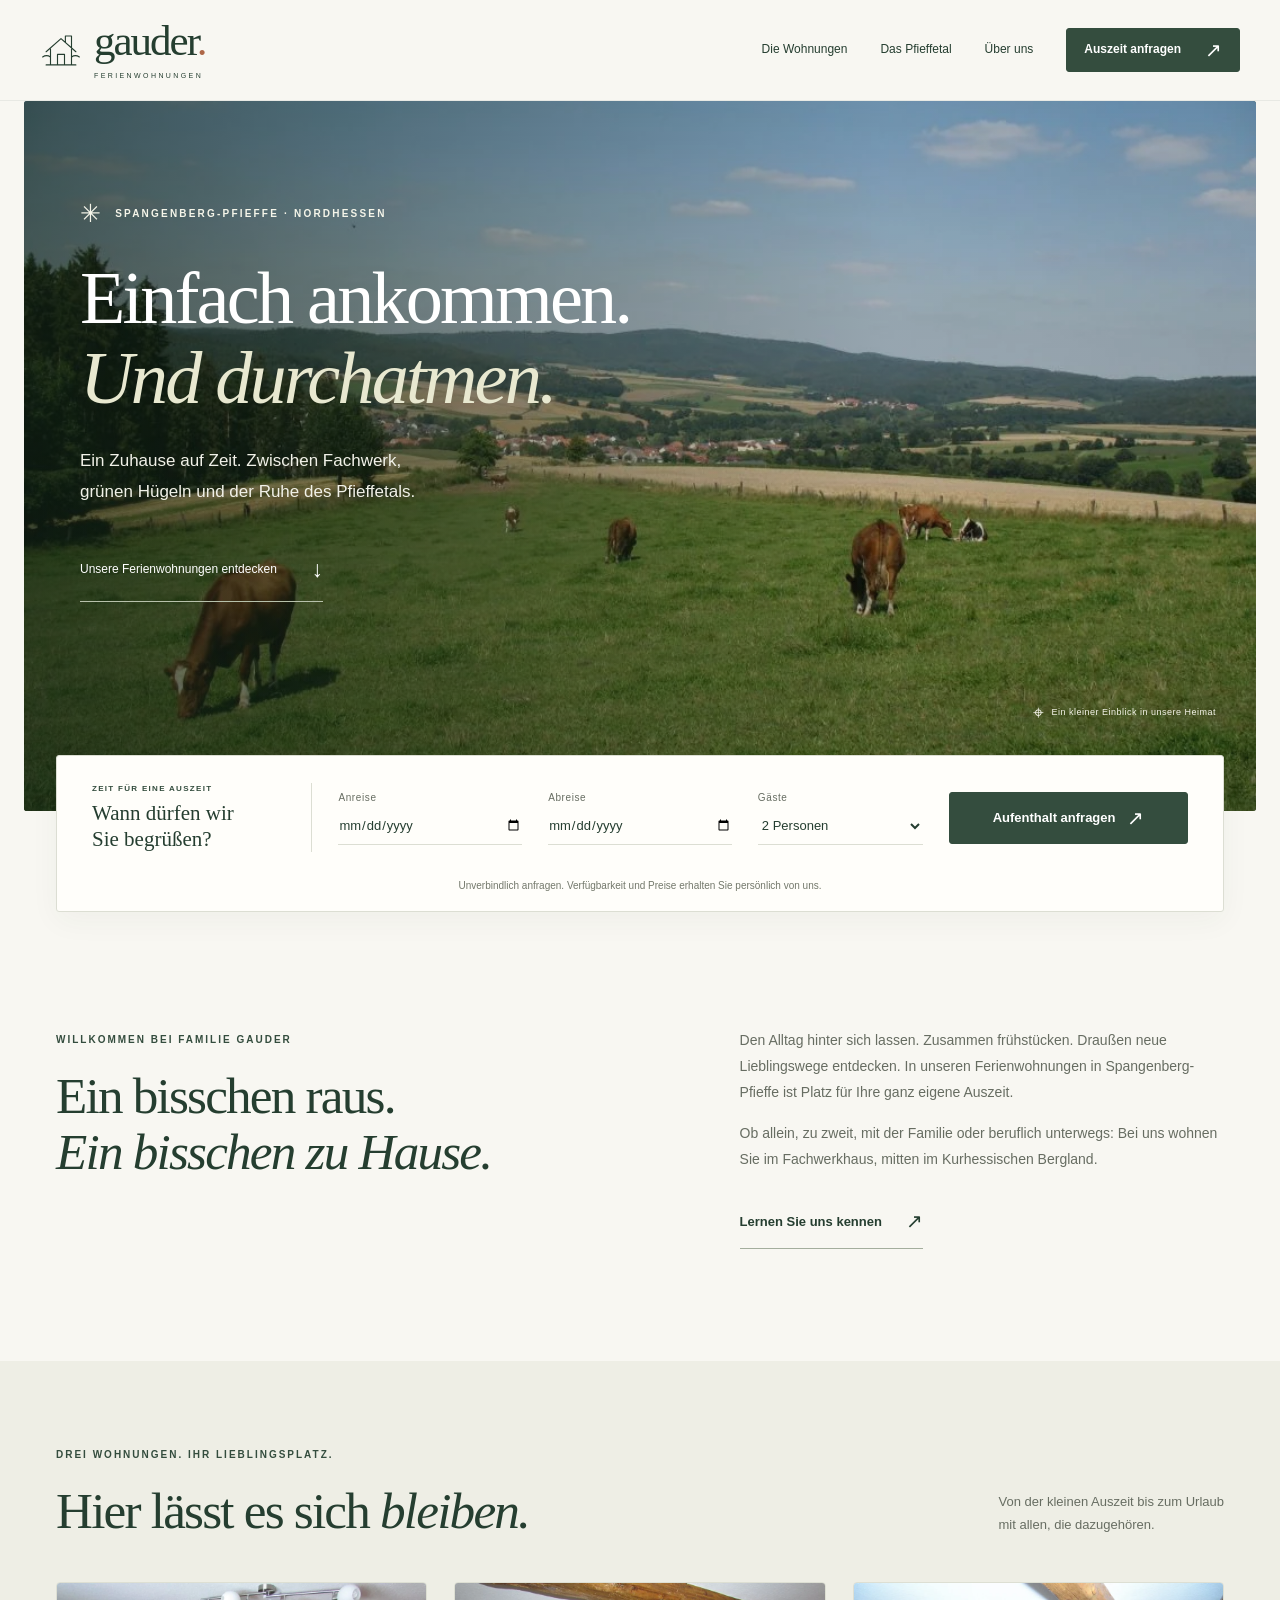
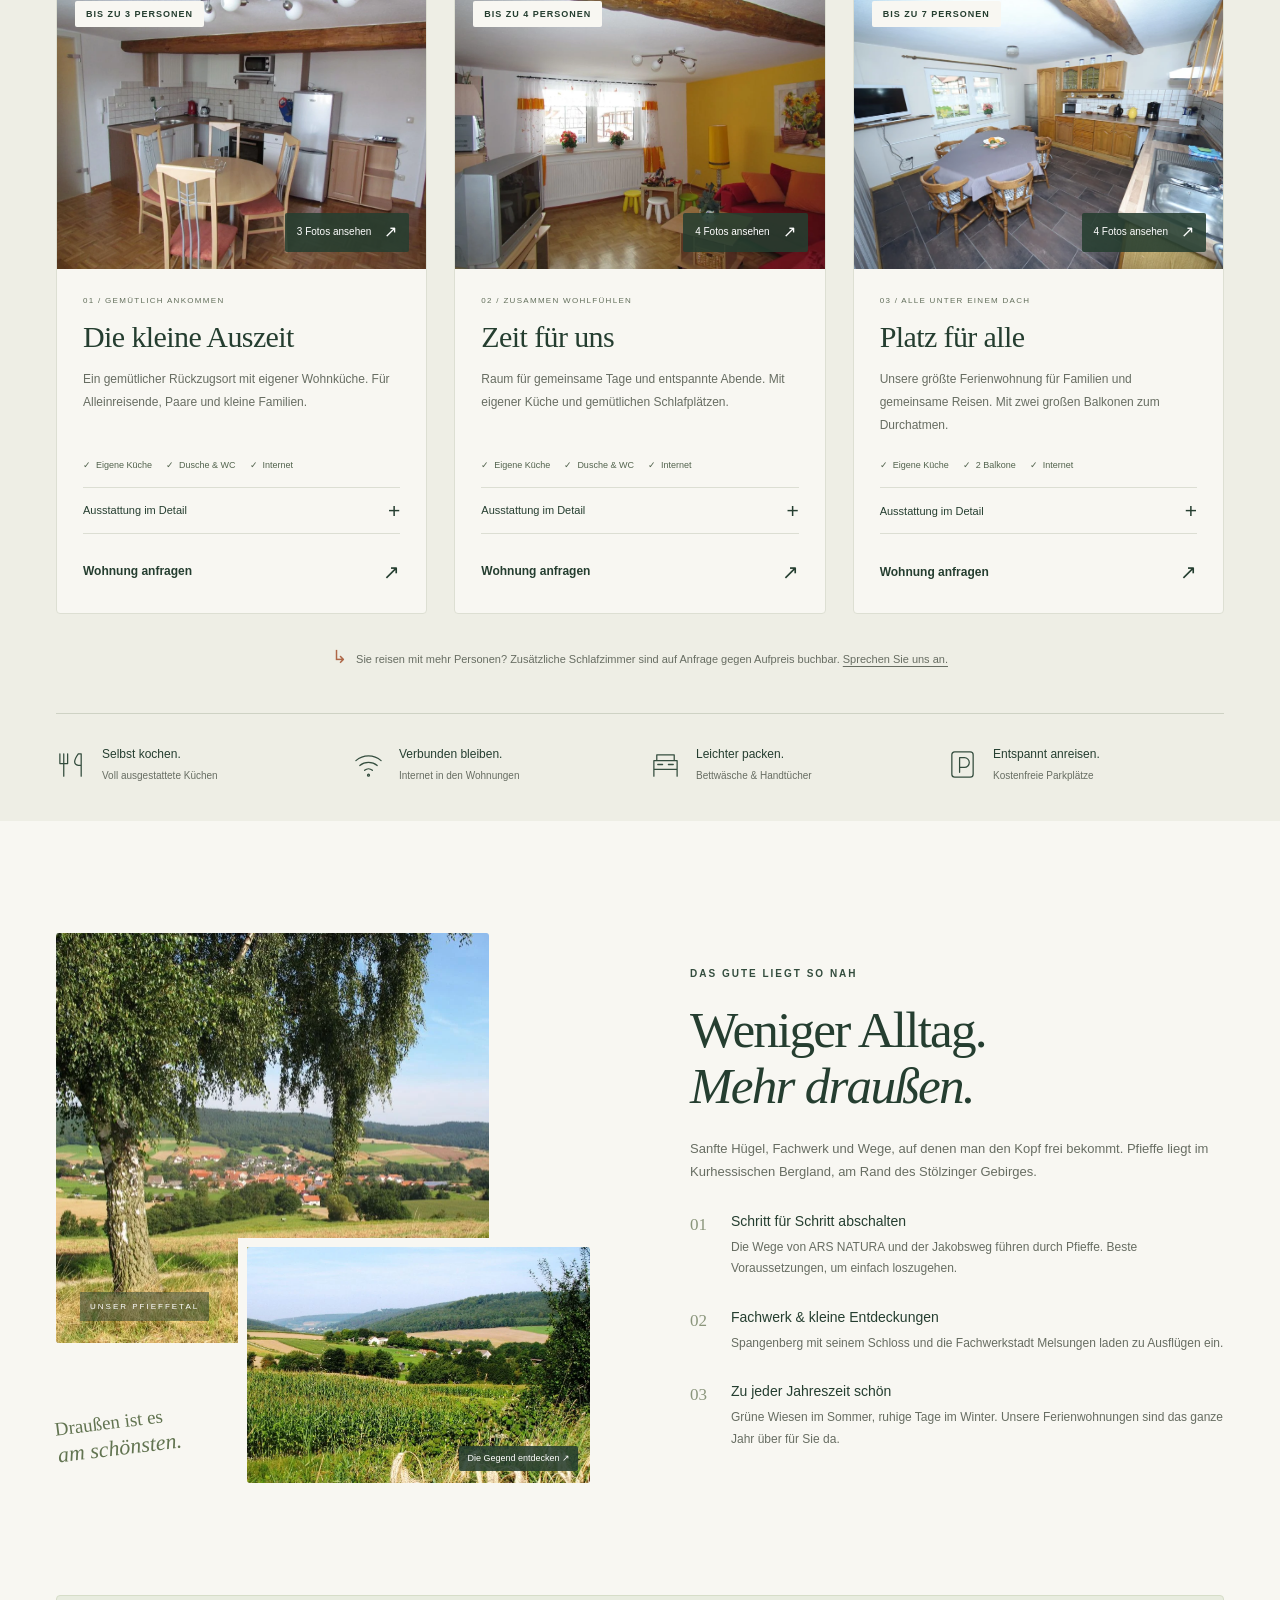
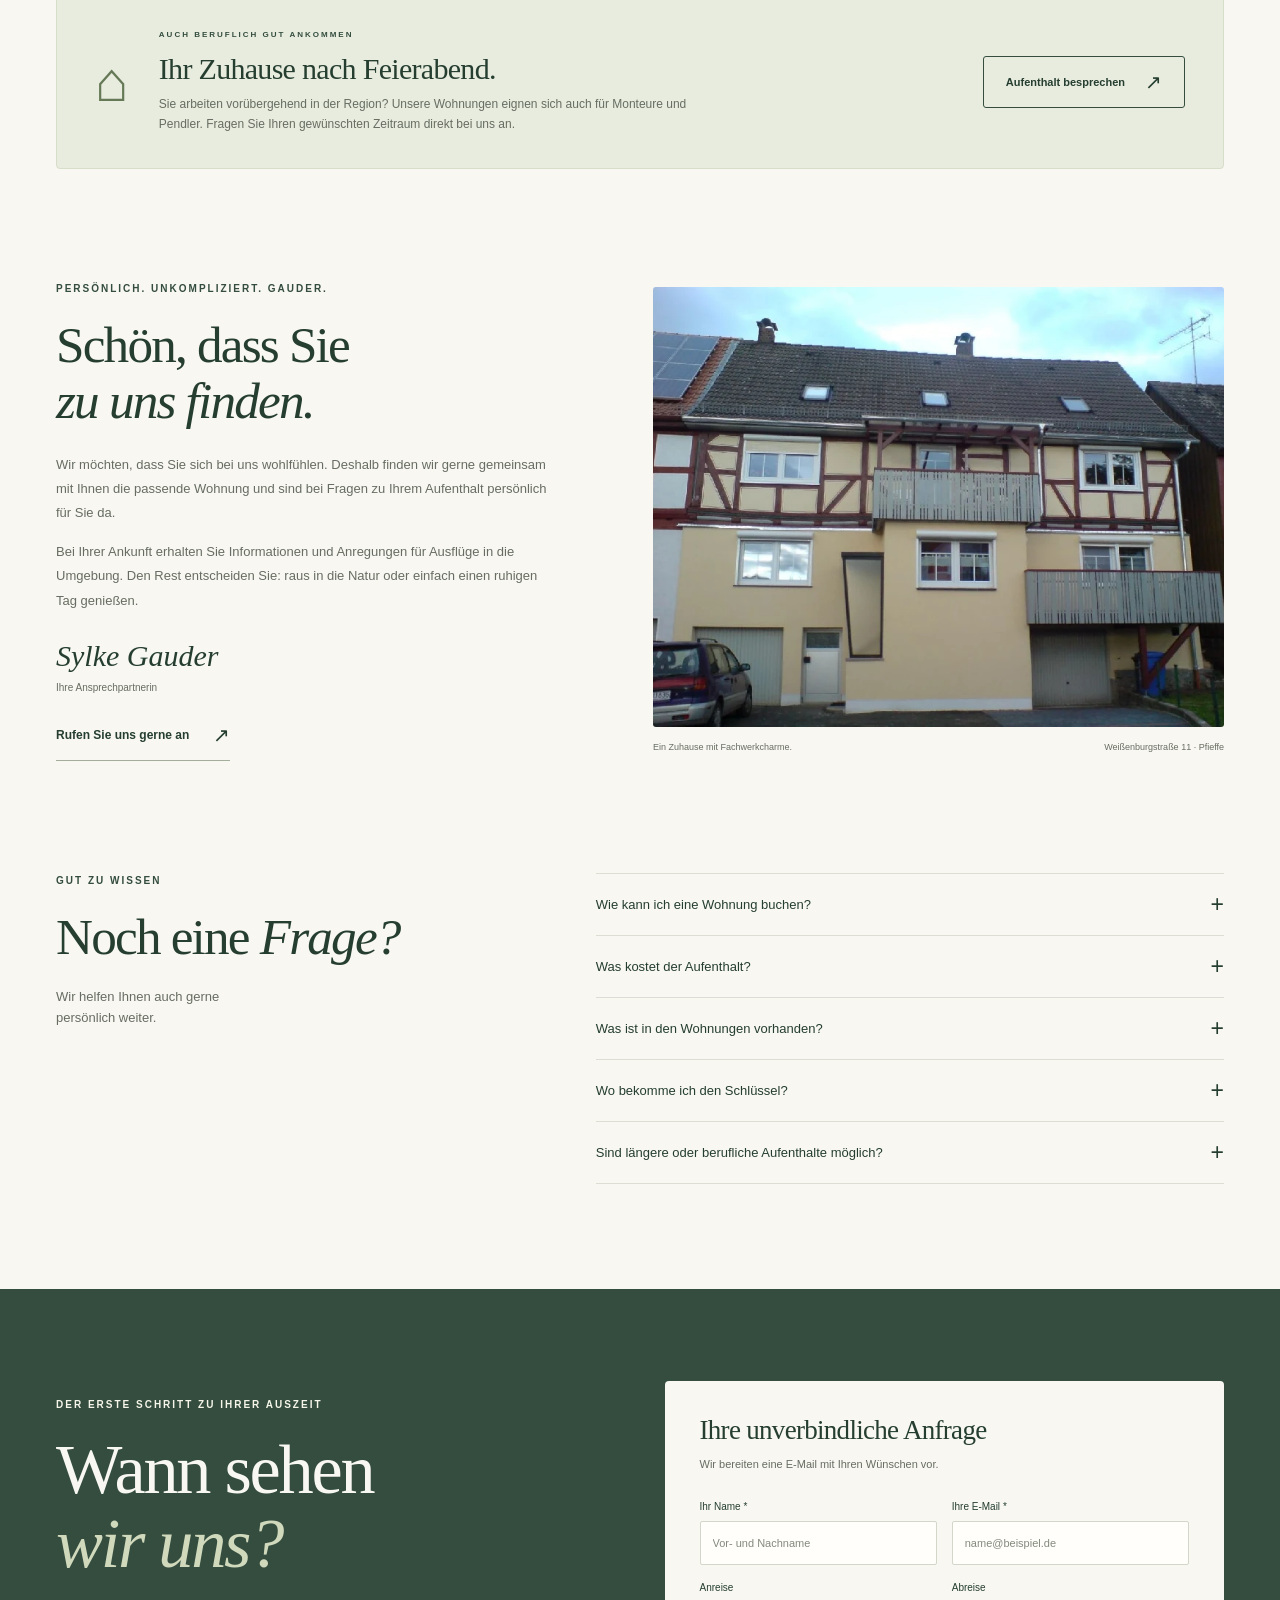
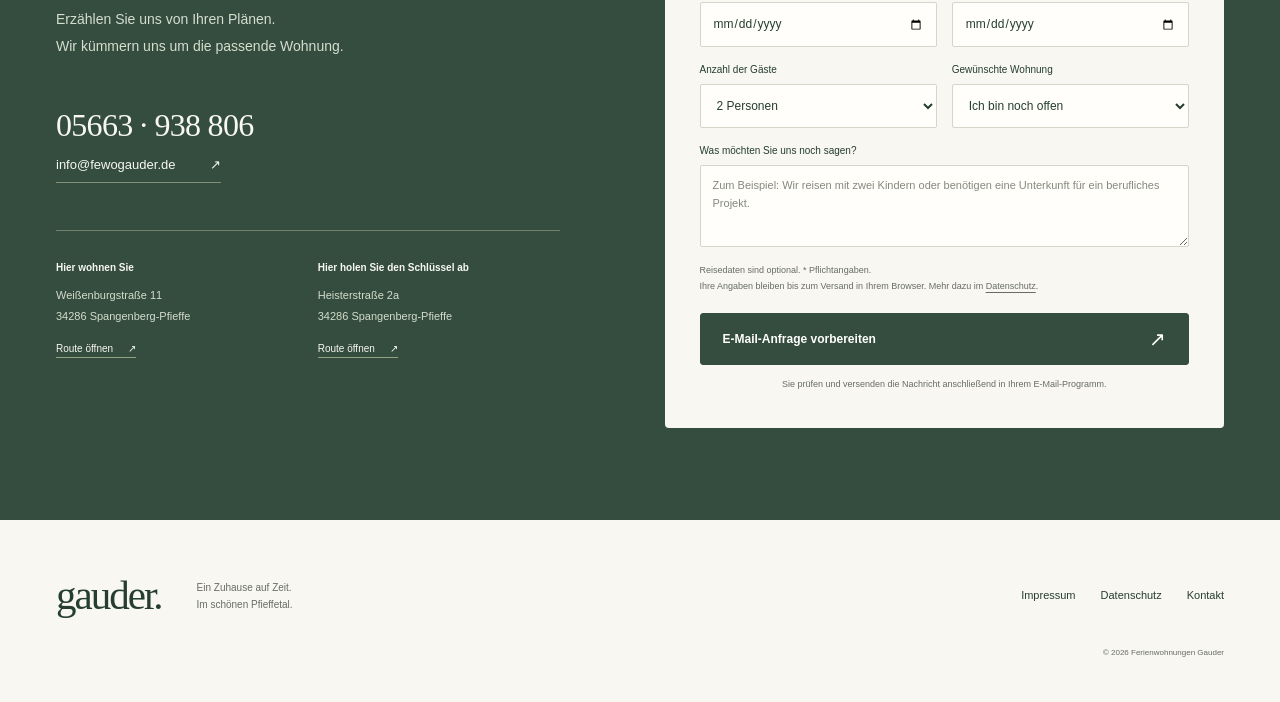
<file: index.html>
<!doctype html>
<html lang="de">
<head>
  <meta charset="utf-8">
  <meta name="viewport" content="width=device-width, initial-scale=1">
  <meta name="theme-color" content="#344d3e">
  <meta name="description" content="Ankommen und durchatmen: Ferienwohnungen Gauder in Spangenberg-Pfieffe. Wohnungen für bis zu 3, 4 und 7 Personen – für Urlaub, Familien und berufliche Aufenthalte.">
  <meta property="og:title" content="Ferienwohnungen Gauder · Eine Auszeit im Pfieffetal">
  <meta property="og:description" content="Drei Ferienwohnungen. Viel Natur. Persönlich willkommen in Spangenberg-Pfieffe.">
  <meta property="og:type" content="website">
  <meta name="robots" content="noindex, nofollow">
  <title>Ferienwohnungen Gauder · Ankommen im Pfieffetal</title>
  <link rel="icon" href="assets/favicon.svg" type="image/svg+xml">
  <link rel="stylesheet" href="styles.css">
  <script type="module" src="app.mjs"></script>
</head>
<body>
  <a class="skip-link" href="#inhalt">Zum Inhalt springen</a>
  <header class="site-header">
    <div class="header-inner">
      <a class="brand" href="./" aria-label="Ferienwohnungen Gauder – Startseite">
        <svg class="brand-icon" viewBox="0 0 48 48" fill="none" aria-hidden="true"><path d="M7 26 24 11l17 15M12 23v18h24V23M20 41V29h8v12M7 41h34M29 15V8h7v13"/><path d="M3 32c3-2 6-2 9 0M36 32c3-2 6-2 9 0"/></svg>
        <span><span class="brand-name">gauder<span class="brand-dot">.</span></span><span class="brand-subtitle">FERIENWOHNUNGEN</span></span>
      </a>
      <button class="menu-toggle" type="button" aria-expanded="false" aria-controls="navigation"><span>Menü</span><span class="menu-lines" aria-hidden="true"></span></button>
      <nav id="navigation" class="main-nav" aria-label="Hauptnavigation">
        <a href="#wohnungen">Die Wohnungen</a><a href="#umgebung">Das Pfieffetal</a><a href="#gastgeber">Über uns</a><a class="button button-small" href="#anfrage">Auszeit anfragen <span aria-hidden="true">↗</span></a>
      </nav>
    </div>
  </header>

  <main id="inhalt">
    <section class="hero" aria-labelledby="hero-title">
      <img class="hero-image" src="assets/weide.webp" width="1094" height="821" alt="Weidende Kühe und weite grüne Hügel im Pfieffetal" fetchpriority="high">
      <div class="hero-shade"></div>
      <div class="hero-content">
        <p class="eyebrow light"><span class="tiny-sun" aria-hidden="true">✳</span> SPANGENBERG-PFIEFFE · NORDHESSEN</p>
        <h1 id="hero-title">Einfach ankommen.<br><em>Und durchatmen.</em></h1>
        <p class="hero-intro">Ein Zuhause auf Zeit. Zwischen Fachwerk,<br class="desktop-break"> grünen Hügeln und der Ruhe des Pfieffetals.</p>
        <a class="hero-link" href="#wohnungen">Unsere Ferienwohnungen entdecken <span aria-hidden="true">↓</span></a>
      </div>
      <span class="hero-caption"><span aria-hidden="true">⌖</span> Ein kleiner Einblick in unsere Heimat</span>
    </section>

    <div class="stay-wrap section-width">
      <form class="stay-form" id="stay-form" hidden>
        <div class="stay-greeting"><span class="eyebrow">ZEIT FÜR EINE AUSZEIT</span><strong>Wann dürfen wir<br>Sie begrüßen?</strong></div>
        <label>Anreise<input type="date" name="arrival" id="quick-arrival" aria-label="Gewünschte Anreise"></label>
        <label>Abreise<input type="date" name="departure" id="quick-departure" aria-label="Gewünschte Abreise"></label>
        <label>Gäste<select name="guests" id="quick-guests"><option value="2">2 Personen</option><option value="1">1 Person</option><option value="3">3 Personen</option><option value="4">4 Personen</option><option value="5">5 Personen</option><option value="6">6 Personen</option><option value="7">7 Personen</option><option value="8">Mehr als 7</option></select></label>
        <button class="button" type="submit">Aufenthalt anfragen <span aria-hidden="true">↗</span></button>
        <p class="stay-note">Unverbindlich anfragen. Verfügbarkeit und Preise erhalten Sie persönlich von uns.</p>
      </form>
      <noscript><p style="padding:24px;background:#fffefa;border:1px solid #dcded3"><a href="#anfrage">Ihren Aufenthalt direkt per E-Mail oder Telefon anfragen →</a></p></noscript>
    </div>

    <section class="intro section-width section-space" aria-labelledby="intro-title">
      <div><p class="eyebrow">WILLKOMMEN BEI FAMILIE GAUDER</p><h2 id="intro-title">Ein bisschen raus.<br><em>Ein bisschen zu Hause.</em></h2></div>
      <div class="intro-copy"><p>Den Alltag hinter sich lassen. Zusammen frühstücken. Draußen neue Lieblingswege entdecken. In unseren Ferienwohnungen in Spangenberg-Pfieffe ist Platz für Ihre ganz eigene Auszeit.</p><p>Ob allein, zu zweit, mit der Familie oder beruflich unterwegs: Bei uns wohnen Sie im Fachwerkhaus, mitten im Kurhessischen Bergland.</p><a class="text-link" href="#gastgeber">Lernen Sie uns kennen <span aria-hidden="true">↗</span></a></div>
    </section>

    <section class="apartments-section" id="wohnungen" aria-labelledby="apartments-title">
      <div class="section-width">
        <div class="section-heading"><div><p class="eyebrow">DREI WOHNUNGEN. IHR LIEBLINGSPLATZ.</p><h2 id="apartments-title">Hier lässt es sich <em>bleiben.</em></h2></div><p>Von der kleinen Auszeit bis zum Urlaub<br class="desktop-break"> mit allen, die dazugehören.</p></div>
        <div class="apartment-grid">
          <article class="apartment" id="wohnung-3">
            <a class="apartment-image gallery-trigger" href="assets/wohnung-3-kueche.webp" data-gallery="three" data-index="0" aria-label="Fotos der Ferienwohnung für bis zu 3 Personen ansehen"><img src="assets/wohnung-3-kueche.webp" width="1075" height="806" alt="Wohnküche mit Holzbalken und rundem Esstisch in der Wohnung für bis zu 3 Personen" loading="lazy"><span class="capacity">BIS ZU 3 PERSONEN</span><span class="photo-link">3 Fotos ansehen <span aria-hidden="true">↗</span></span></a>
            <div class="apartment-body"><p class="apartment-number">01 / GEMÜTLICH ANKOMMEN</p><h3>Die kleine Auszeit</h3><p>Ein gemütlicher Rückzugsort mit eigener Wohnküche. Für Alleinreisende, Paare und kleine Familien.</p><ul class="apartment-features"><li>Eigene Küche</li><li>Dusche &amp; WC</li><li>Internet</li></ul>
              <details class="apartment-details"><summary>Ausstattung im Detail <span aria-hidden="true">+</span></summary><div><p>Küche mit Herd, Backofen, Geschirrspüler, Mikrowelle, Kühlschrank mit Gefrierfach, Kaffeemaschine, Wasserkocher und Toaster.</p><p>Bettwäsche, Bade- und Geschirrhandtücher sind vorhanden. Dazu SAT-TV sowie Parkett- und Laminatböden.</p></div></details>
              <a class="text-link apartment-cta" href="#anfrage" data-apartment="3">Wohnung anfragen <span aria-hidden="true">↗</span></a>
            </div>
          </article>
          <article class="apartment" id="wohnung-4">
            <a class="apartment-image gallery-trigger" href="assets/wohnung-4-wohnen.webp" data-gallery="four" data-index="0" aria-label="Fotos der Ferienwohnung für bis zu 4 Personen ansehen"><img src="assets/wohnung-4-wohnen.webp" width="1075" height="806" alt="Heller Wohnbereich mit Sofa und Holzbalken in der Wohnung für bis zu 4 Personen" loading="lazy"><span class="capacity">BIS ZU 4 PERSONEN</span><span class="photo-link">4 Fotos ansehen <span aria-hidden="true">↗</span></span></a>
            <div class="apartment-body"><p class="apartment-number">02 / ZUSAMMEN WOHLFÜHLEN</p><h3>Zeit für uns</h3><p>Raum für gemeinsame Tage und entspannte Abende. Mit eigener Küche und gemütlichen Schlafplätzen.</p><ul class="apartment-features"><li>Eigene Küche</li><li>Dusche &amp; WC</li><li>Internet</li></ul>
              <details class="apartment-details"><summary>Ausstattung im Detail <span aria-hidden="true">+</span></summary><div><p>Küche mit Herd, Backofen, Geschirrspüler, Mikrowelle, Kühlschrank mit Gefrierfach und allem für den Frühstückskaffee.</p><p>Bettwäsche, Bade- und Geschirrhandtücher sowie SAT-TV sind vorhanden. Gern besprechen wir die passende Bettenaufteilung mit Ihnen.</p></div></details>
              <a class="text-link apartment-cta" href="#anfrage" data-apartment="4">Wohnung anfragen <span aria-hidden="true">↗</span></a>
            </div>
          </article>
          <article class="apartment" id="wohnung-7">
            <a class="apartment-image gallery-trigger" href="assets/wohnung-7-kueche.webp" data-gallery="seven" data-index="0" aria-label="Fotos der Ferienwohnung für bis zu 7 Personen ansehen"><img src="assets/wohnung-7-kueche.webp" width="1000" height="667" alt="Große Küche mit Esstisch und Sitzplätzen in der Wohnung für bis zu 7 Personen" loading="lazy"><span class="capacity">BIS ZU 7 PERSONEN</span><span class="photo-link">4 Fotos ansehen <span aria-hidden="true">↗</span></span></a>
            <div class="apartment-body"><p class="apartment-number">03 / ALLE UNTER EINEM DACH</p><h3>Platz für alle</h3><p>Unsere größte Ferienwohnung für Familien und gemeinsame Reisen. Mit zwei großen Balkonen zum Durchatmen.</p><ul class="apartment-features"><li>Eigene Küche</li><li>2 Balkone</li><li>Internet</li></ul>
              <details class="apartment-details"><summary>Ausstattung im Detail <span aria-hidden="true">+</span></summary><div><p>Voll ausgestattete Küche mit Geschirrspüler, Backofen, Herd, Mikrowelle und Kühlschrank mit Gefrierfach. Badezimmer mit Dusche und WC.</p><p>Einer der Balkone ist überdacht und mit einer Tischgruppe ausgestattet. Bettwäsche, Bade- und Geschirrhandtücher sowie SAT-TV sind vorhanden.</p></div></details>
              <a class="text-link apartment-cta" href="#anfrage" data-apartment="7">Wohnung anfragen <span aria-hidden="true">↗</span></a>
            </div>
          </article>
        </div>
        <p class="apartments-note"><span aria-hidden="true">↳</span> Sie reisen mit mehr Personen? Zusätzliche Schlafzimmer sind auf Anfrage gegen Aufpreis buchbar. <a href="#anfrage">Sprechen Sie uns an.</a></p>
        <div class="amenities" aria-label="Ausstattung unserer Ferienwohnungen">
          <div><svg viewBox="0 0 32 32" aria-hidden="true"><path d="M4 5v10h8V5M8 5v23M23 5c-5 7-5 11 0 12h3V5h-3Zm3 12v11"/></svg><span>Selbst kochen.<small>Voll ausgestattete Küchen</small></span></div>
          <div><svg viewBox="0 0 32 32" aria-hidden="true"><path d="M3 12a20 20 0 0 1 26 0M7 17a14 14 0 0 1 18 0M12 22a6 6 0 0 1 8 0"/><circle cx="16" cy="27" r="1"/></svg><span>Verbunden bleiben.<small>Internet in den Wohnungen</small></span></div>
          <div><svg viewBox="0 0 32 32" aria-hidden="true"><path d="M4 25V12h24v13M4 21h24M7 12V6h18v6M8 16h5M19 16h5M4 25v3M28 25v3"/></svg><span>Leichter packen.<small>Bettwäsche &amp; Handtücher</small></span></div>
          <div><svg viewBox="0 0 32 32" aria-hidden="true"><rect x="5" y="3" width="22" height="26" rx="3"/><path d="M13 24V9h5a5 5 0 0 1 0 10h-5"/></svg><span>Entspannt anreisen.<small>Kostenfreie Parkplätze</small></span></div>
        </div>
      </div>
    </section>

    <section class="region section-width section-space" id="umgebung" aria-labelledby="region-title">
      <div class="region-photos"><a class="gallery-trigger region-large" href="assets/pfieffe.webp" data-gallery="region" data-index="0" aria-label="Bilder aus dem Pfieffetal ansehen"><img src="assets/pfieffe.webp" width="1094" height="821" alt="Blick unter einer Birke auf Pfieffe und die umliegenden Felder" loading="lazy"><span class="image-label">UNSER PFIEFFETAL</span></a><a class="gallery-trigger region-small" href="assets/pfieffetal.webp" data-gallery="region" data-index="1" aria-label="Weitere Landschaftsfotos ansehen"><img src="assets/pfieffetal.webp" width="1057" height="792" alt="Grüne Felder und Bauernhöfe im Pfieffetal" loading="lazy"><span class="photo-link">Die Gegend entdecken ↗</span></a><div class="region-caption">Draußen ist es<br><em>am schönsten.</em></div></div>
      <div class="region-copy"><p class="eyebrow">DAS GUTE LIEGT SO NAH</p><h2 id="region-title">Weniger Alltag.<br><em>Mehr draußen.</em></h2><p>Sanfte Hügel, Fachwerk und Wege, auf denen man den Kopf frei bekommt. Pfieffe liegt im Kurhessischen Bergland, am Rand des Stölzinger Gebirges.</p><div class="region-item"><span>01</span><div><h3>Schritt für Schritt abschalten</h3><p>Die Wege von ARS NATURA und der Jakobsweg führen durch Pfieffe. Beste Voraussetzungen, um einfach loszugehen.</p></div></div><div class="region-item"><span>02</span><div><h3>Fachwerk &amp; kleine Entdeckungen</h3><p>Spangenberg mit seinem Schloss und die Fachwerkstadt Melsungen laden zu Ausflügen ein.</p></div></div><div class="region-item"><span>03</span><div><h3>Zu jeder Jahreszeit schön</h3><p>Grüne Wiesen im Sommer, ruhige Tage im Winter. Unsere Ferienwohnungen sind das ganze Jahr über für Sie da.</p></div></div></div>
    </section>

    <section class="work-stay section-width" aria-labelledby="work-title"><div class="work-symbol" aria-hidden="true">⌂</div><div><p class="eyebrow">AUCH BERUFLICH GUT ANKOMMEN</p><h2 id="work-title">Ihr Zuhause nach Feierabend.</h2><p>Sie arbeiten vorübergehend in der Region? Unsere Wohnungen eignen sich auch für Monteure und Pendler. Fragen Sie Ihren gewünschten Zeitraum direkt bei uns an.</p></div><a class="button button-outline" href="#anfrage" data-purpose="Beruflicher Aufenthalt">Aufenthalt besprechen <span aria-hidden="true">↗</span></a></section>

    <section class="hosts section-width section-space" id="gastgeber" aria-labelledby="hosts-title"><div class="hosts-copy"><p class="eyebrow">PERSÖNLICH. UNKOMPLIZIERT. GAUDER.</p><h2 id="hosts-title">Schön, dass Sie<br><em>zu uns finden.</em></h2><p>Wir möchten, dass Sie sich bei uns wohlfühlen. Deshalb finden wir gerne gemeinsam mit Ihnen die passende Wohnung und sind bei Fragen zu Ihrem Aufenthalt persönlich für Sie da.</p><p>Bei Ihrer Ankunft erhalten Sie Informationen und Anregungen für Ausflüge in die Umgebung. Den Rest entscheiden Sie: raus in die Natur oder einfach einen ruhigen Tag genießen.</p><div class="host-signature"><span>Sylke Gauder</span><small>Ihre Ansprechpartnerin</small></div><a class="text-link" href="tel:+495663938806">Rufen Sie uns gerne an <span aria-hidden="true">↗</span></a></div><figure class="house-photo"><img src="assets/haus.webp" width="800" height="600" alt="Das Fachwerkhaus der Ferienwohnungen Gauder in der Weißenburgstraße 11" loading="lazy"><figcaption><span>Ein Zuhause mit Fachwerkcharme.</span><span>Weißenburgstraße 11 · Pfieffe</span></figcaption></figure></section>

    <section class="faq section-width" aria-labelledby="faq-title"><div><p class="eyebrow">GUT ZU WISSEN</p><h2 id="faq-title">Noch eine <em>Frage?</em></h2><p>Wir helfen Ihnen auch gerne<br>persönlich weiter.</p></div><div class="faq-list">
      <details><summary>Wie kann ich eine Wohnung buchen?<span aria-hidden="true">+</span></summary><p>Teilen Sie uns Ihren Reisezeitraum und die Anzahl der Gäste mit – per E-Mail oder Telefon. Wir prüfen die Verfügbarkeit und besprechen das Angebot persönlich mit Ihnen. Eine Anfrage ist noch keine verbindliche Buchung.</p></details>
      <details><summary>Was kostet der Aufenthalt?<span aria-hidden="true">+</span></summary><p>Den Preis für Ihre gewünschte Wohnung und Ihren Reisezeitraum erhalten Sie auf Anfrage. Bitte nennen Sie uns die Anzahl der Personen und die geplante Aufenthaltsdauer.</p></details>
      <details><summary>Was ist in den Wohnungen vorhanden?<span aria-hidden="true">+</span></summary><p>Alle Wohnungen haben eine eigene Küche, ein Bad mit Dusche und WC, Internet und SAT-TV. Bettwäsche, Badehandtücher und Geschirrhandtücher sind vorhanden. Parkplätze stehen kostenfrei zur Verfügung.</p></details>
      <details><summary>Wo bekomme ich den Schlüssel?<span aria-hidden="true">+</span></summary><p>Die Ferienwohnungen befinden sich in der Weißenburgstraße 11. Die Schlüsselabholung erfolgt in der Heisterstraße 2a, ebenfalls in Spangenberg-Pfieffe. Bitte stimmen Sie Ihre Ankunftszeit vorab mit uns ab.</p></details>
      <details><summary>Sind längere oder berufliche Aufenthalte möglich?<span aria-hidden="true">+</span></summary><p>Unsere Ferienwohnungen können auch als Monteur- oder Pendlerwohnungen genutzt werden. Sprechen Sie mit uns über Ihren gewünschten Zeitraum und die Zahl der Personen.</p></details>
    </div></section>

    <section class="contact-section" id="anfrage" aria-labelledby="contact-title"><div class="section-width contact-grid"><div class="contact-copy"><p class="eyebrow light">DER ERSTE SCHRITT ZU IHRER AUSZEIT</p><h2 id="contact-title">Wann sehen<br><em>wir uns?</em></h2><p>Erzählen Sie uns von Ihren Plänen.<br>Wir kümmern uns um die passende Wohnung.</p><a class="contact-phone" href="tel:+495663938806">05663 · 938 806</a><a class="contact-mail" href="mailto:info@fewogauder.de">info@fewogauder.de <span aria-hidden="true">↗</span></a><div class="addresses"><div><h3>Hier wohnen Sie</h3><address>Weißenburgstraße 11<br>34286 Spangenberg-Pfieffe</address><a href="https://www.google.com/maps/search/?api=1&amp;query=Wei%C3%9Fenburgstra%C3%9Fe+11%2C+34286+Spangenberg-Pfieffe" target="_blank" rel="noopener noreferrer">Route öffnen <span aria-hidden="true">↗</span></a></div><div><h3>Hier holen Sie den Schlüssel ab</h3><address>Heisterstraße 2a<br>34286 Spangenberg-Pfieffe</address><a href="https://www.google.com/maps/search/?api=1&amp;query=Heisterstra%C3%9Fe+2a%2C+34286+Spangenberg-Pfieffe" target="_blank" rel="noopener noreferrer">Route öffnen <span aria-hidden="true">↗</span></a></div></div></div>
      <div class="contact-panel"><form id="enquiry-form" hidden><h3>Ihre unverbindliche Anfrage</h3><p class="form-intro">Wir bereiten eine E-Mail mit Ihren Wünschen vor.</p><div class="form-row"><label>Ihr Name <span aria-hidden="true">*</span><input autocomplete="name" name="name" id="guest-name" required maxlength="100" placeholder="Vor- und Nachname"></label><label>Ihre E-Mail <span aria-hidden="true">*</span><input type="email" autocomplete="email" name="email" id="guest-email" required maxlength="160" placeholder="name@beispiel.de"></label></div><div class="form-row"><label>Anreise<input type="date" name="arrival" id="arrival"></label><label>Abreise<input type="date" name="departure" id="departure"></label></div><div class="form-row"><label>Anzahl der Gäste<select name="guests" id="guests"><option value="2">2 Personen</option><option value="1">1 Person</option><option value="3">3 Personen</option><option value="4">4 Personen</option><option value="5">5 Personen</option><option value="6">6 Personen</option><option value="7">7 Personen</option><option value="8">Mehr als 7 Personen</option></select></label><label>Gewünschte Wohnung<select name="apartment" id="apartment"><option value="offen">Ich bin noch offen</option><option value="3">Bis zu 3 Personen</option><option value="4">Bis zu 4 Personen</option><option value="7">Bis zu 7 Personen</option><option value="mehr">Mehrere / mit Zusatzräumen</option></select></label></div><label>Was möchten Sie uns noch sagen?<textarea name="message" id="guest-message" rows="3" maxlength="1800" placeholder="Zum Beispiel: Wir reisen mit zwei Kindern oder benötigen eine Unterkunft für ein berufliches Projekt."></textarea></label><p class="form-help">Reisedaten sind optional. <span aria-hidden="true">*</span> Pflichtangaben.<br>Ihre Angaben bleiben bis zum Versand in Ihrem Browser. Mehr dazu im <a href="datenschutz.html">Datenschutz</a>.</p><p class="form-error" id="form-error" role="alert" hidden></p><button class="button form-submit" type="submit">E-Mail-Anfrage vorbereiten <span aria-hidden="true">↗</span></button><p class="form-footnote">Sie prüfen und versenden die Nachricht anschließend in Ihrem E-Mail-Programm.</p></form><noscript><p>Für die vorbereitete Anfrage benötigen Sie JavaScript. Schreiben Sie uns direkt an <a href="mailto:info@fewogauder.de">info@fewogauder.de</a> oder rufen Sie uns an.</p></noscript>
        <section class="enquiry-result" id="enquiry-result" tabindex="-1" hidden aria-labelledby="result-title"><span class="result-mark" aria-hidden="true">✓</span><h3 id="result-title">Ihre Anfrage ist vorbereitet.</h3><p>Es wurde noch nichts gesendet. Öffnen Sie jetzt Ihr E-Mail-Programm und senden Sie die Nachricht an uns.</p><textarea id="enquiry-preview" rows="10" readonly aria-label="Vorbereiteter Text Ihrer Anfrage"></textarea><a id="mail-link" class="button" href="mailto:info@fewogauder.de">E-Mail-Programm öffnen <span aria-hidden="true">↗</span></a><div class="result-tools"><button type="button" id="copy-enquiry">Anfrage kopieren</button><button type="button" id="edit-enquiry">Angaben bearbeiten</button></div><p class="copy-status" id="copy-status" role="status"></p><p class="form-footnote">Kein E-Mail-Programm eingerichtet? Kopieren Sie den Text und senden Sie ihn an <a href="mailto:info@fewogauder.de">info@fewogauder.de</a>.</p></section>
      </div></div></section>
  </main>
  <footer class="site-footer section-width"><a class="footer-brand" href="./">gauder.</a><p>Ein Zuhause auf Zeit.<br>Im schönen Pfieffetal.</p><nav aria-label="Rechtliches"><a href="impressum.html">Impressum</a><a href="datenschutz.html">Datenschutz</a><a href="#anfrage">Kontakt</a></nav><small>© <span data-year>2026</span> Ferienwohnungen Gauder</small></footer>
  <dialog id="gallery-dialog" aria-labelledby="gallery-title"><div class="gallery-top"><h2 id="gallery-title">Einblicke</h2><button type="button" class="gallery-close" aria-label="Bildergalerie schließen">Schließen <span aria-hidden="true">×</span></button></div><div class="gallery-stage"><button class="gallery-prev gallery-arrow" type="button" aria-label="Vorheriges Bild">←</button><figure><img id="gallery-image" src="assets/wohnung-3-kueche.webp" alt=""><figcaption id="gallery-caption"></figcaption></figure><button class="gallery-next gallery-arrow" type="button" aria-label="Nächstes Bild">→</button></div><p id="gallery-count" class="gallery-count" aria-live="polite"></p></dialog>
</body>
</html>
</file>
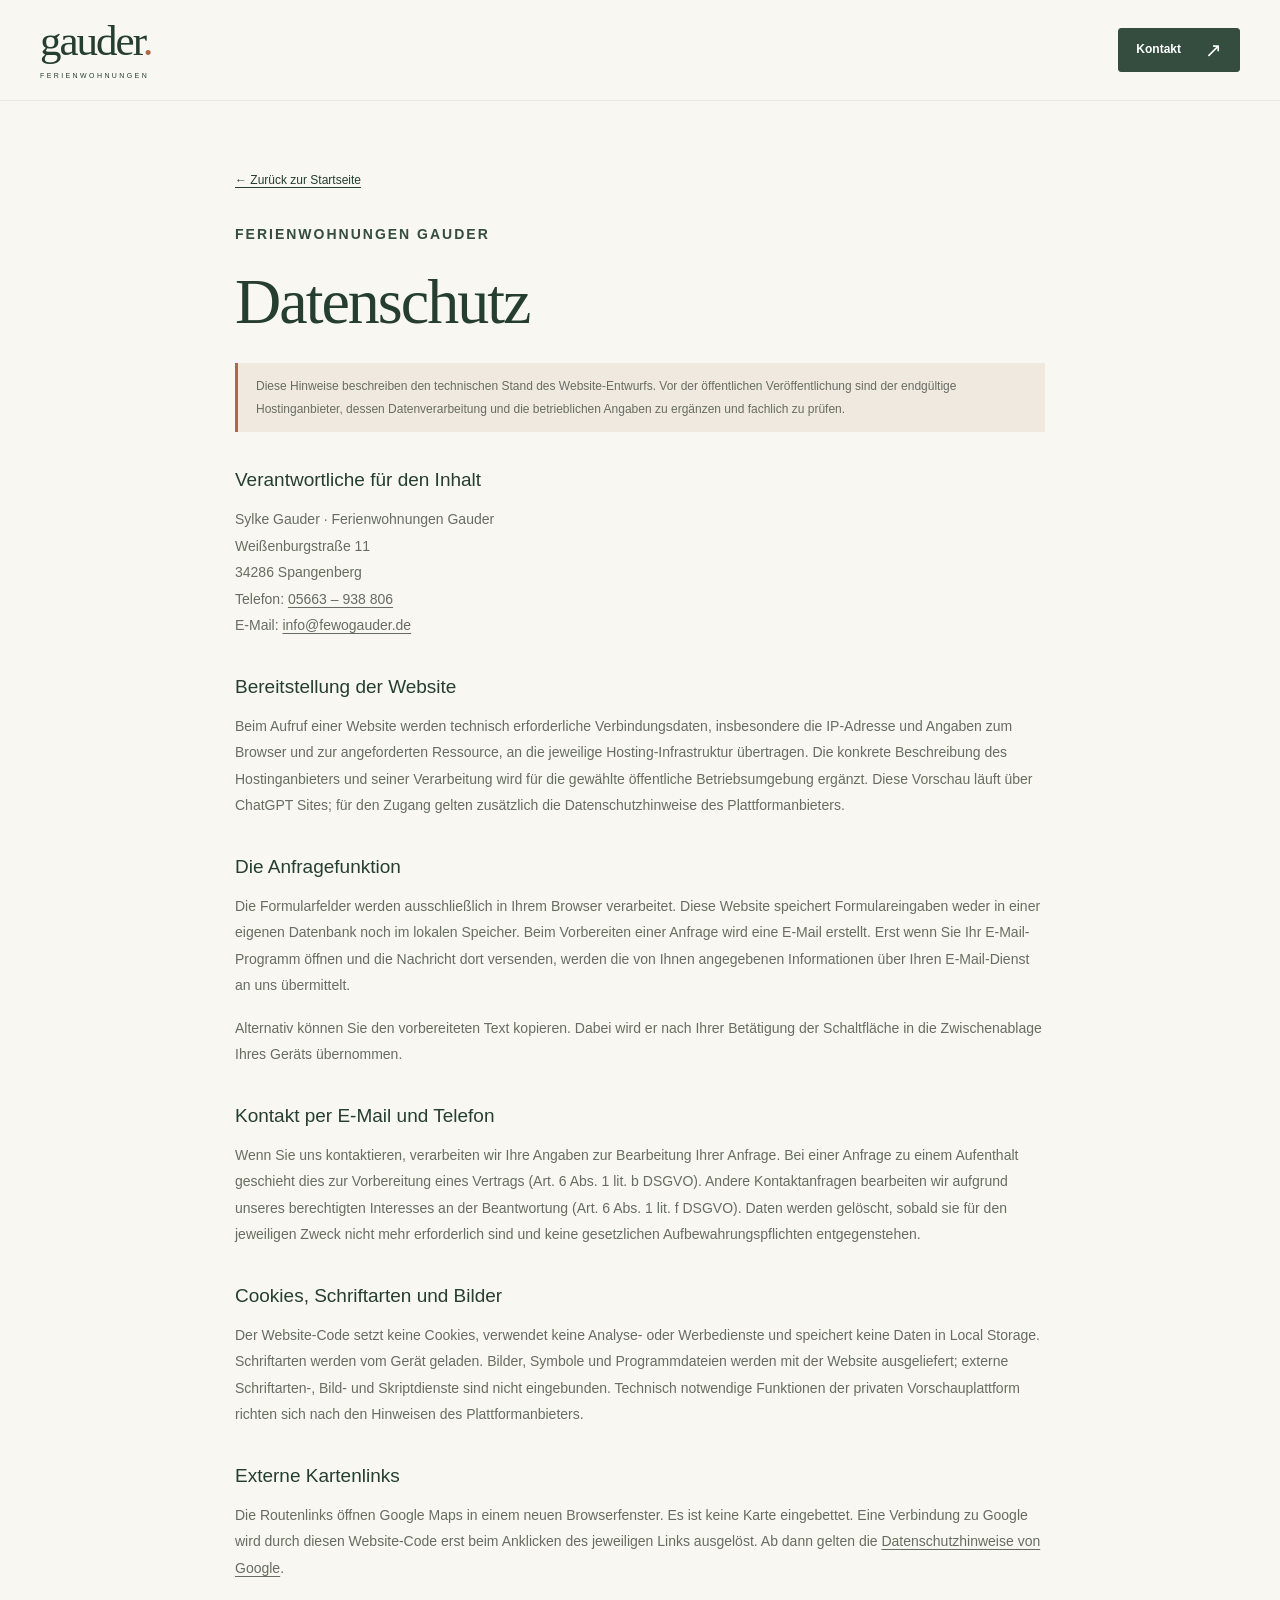
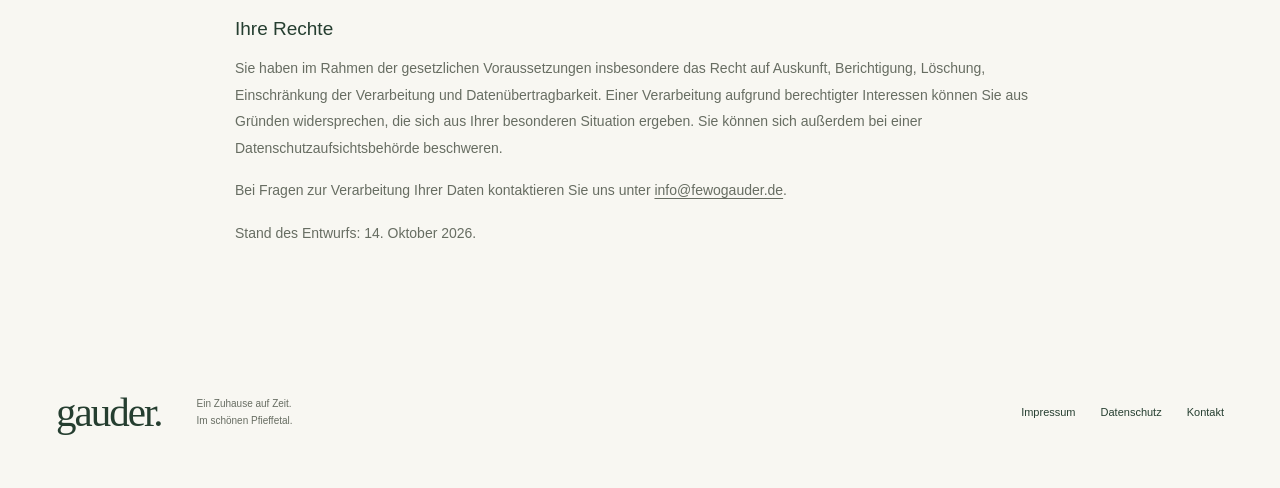
<file: datenschutz.html>
<!doctype html>
<html lang="de"><head><meta charset="utf-8"><meta name="viewport" content="width=device-width, initial-scale=1"><meta name="robots" content="noindex, nofollow"><meta name="theme-color" content="#344d3e"><title>Datenschutz · Ferienwohnungen Gauder</title><link rel="icon" href="assets/favicon.svg" type="image/svg+xml"><link rel="stylesheet" href="styles.css"></head><body><a class="skip-link" href="#inhalt">Zum Inhalt springen</a><header class="site-header"><div class="header-inner"><a class="brand" href="./" aria-label="Ferienwohnungen Gauder – Startseite"><span><span class="brand-name">gauder<span class="brand-dot">.</span></span><span class="brand-subtitle">FERIENWOHNUNGEN</span></span></a><a class="button button-small" href="./#anfrage">Kontakt <span aria-hidden="true">↗</span></a></div></header><main class="legal-page section-width" id="inhalt"><a class="back-link" href="./">← Zurück zur Startseite</a><p class="eyebrow">FERIENWOHNUNGEN GAUDER</p><h1>Datenschutz</h1><p class="draft-note">Diese Hinweise beschreiben den technischen Stand des Website-Entwurfs. Vor der öffentlichen Veröffentlichung sind der endgültige Hostinganbieter, dessen Datenverarbeitung und die betrieblichen Angaben zu ergänzen und fachlich zu prüfen.</p><h2>Verantwortliche für den Inhalt</h2><address>Sylke Gauder · Ferienwohnungen Gauder<br>Weißenburgstraße 11<br>34286 Spangenberg<br>Telefon: <a href="tel:+495663938806">05663 – 938 806</a><br>E-Mail: <a href="mailto:info@fewogauder.de">info@fewogauder.de</a></address><h2>Bereitstellung der Website</h2><p>Beim Aufruf einer Website werden technisch erforderliche Verbindungsdaten, insbesondere die IP-Adresse und Angaben zum Browser und zur angeforderten Ressource, an die jeweilige Hosting-Infrastruktur übertragen. Die konkrete Beschreibung des Hostinganbieters und seiner Verarbeitung wird für die gewählte öffentliche Betriebsumgebung ergänzt. Diese Vorschau läuft über ChatGPT Sites; für den Zugang gelten zusätzlich die Datenschutzhinweise des Plattformanbieters.</p><h2>Die Anfragefunktion</h2><p>Die Formularfelder werden ausschließlich in Ihrem Browser verarbeitet. Diese Website speichert Formulareingaben weder in einer eigenen Datenbank noch im lokalen Speicher. Beim Vorbereiten einer Anfrage wird eine E-Mail erstellt. Erst wenn Sie Ihr E-Mail-Programm öffnen und die Nachricht dort versenden, werden die von Ihnen angegebenen Informationen über Ihren E-Mail-Dienst an uns übermittelt.</p><p>Alternativ können Sie den vorbereiteten Text kopieren. Dabei wird er nach Ihrer Betätigung der Schaltfläche in die Zwischenablage Ihres Geräts übernommen.</p><h2>Kontakt per E-Mail und Telefon</h2><p>Wenn Sie uns kontaktieren, verarbeiten wir Ihre Angaben zur Bearbeitung Ihrer Anfrage. Bei einer Anfrage zu einem Aufenthalt geschieht dies zur Vorbereitung eines Vertrags (Art. 6 Abs. 1 lit. b DSGVO). Andere Kontaktanfragen bearbeiten wir aufgrund unseres berechtigten Interesses an der Beantwortung (Art. 6 Abs. 1 lit. f DSGVO). Daten werden gelöscht, sobald sie für den jeweiligen Zweck nicht mehr erforderlich sind und keine gesetzlichen Aufbewahrungspflichten entgegenstehen.</p><h2>Cookies, Schriftarten und Bilder</h2><p>Der Website-Code setzt keine Cookies, verwendet keine Analyse- oder Werbedienste und speichert keine Daten in Local Storage. Schriftarten werden vom Gerät geladen. Bilder, Symbole und Programmdateien werden mit der Website ausgeliefert; externe Schriftarten-, Bild- und Skriptdienste sind nicht eingebunden. Technisch notwendige Funktionen der privaten Vorschauplattform richten sich nach den Hinweisen des Plattformanbieters.</p><h2>Externe Kartenlinks</h2><p>Die Routenlinks öffnen Google Maps in einem neuen Browserfenster. Es ist keine Karte eingebettet. Eine Verbindung zu Google wird durch diesen Website-Code erst beim Anklicken des jeweiligen Links ausgelöst. Ab dann gelten die <a href="https://policies.google.com/privacy?hl=de" target="_blank" rel="noopener noreferrer">Datenschutzhinweise von Google</a>.</p><h2>Ihre Rechte</h2><p>Sie haben im Rahmen der gesetzlichen Voraussetzungen insbesondere das Recht auf Auskunft, Berichtigung, Löschung, Einschränkung der Verarbeitung und Datenübertragbarkeit. Einer Verarbeitung aufgrund berechtigter Interessen können Sie aus Gründen widersprechen, die sich aus Ihrer besonderen Situation ergeben. Sie können sich außerdem bei einer Datenschutzaufsichtsbehörde beschweren.</p><p>Bei Fragen zur Verarbeitung Ihrer Daten kontaktieren Sie uns unter <a href="mailto:info@fewogauder.de">info@fewogauder.de</a>.</p><p>Stand des Entwurfs: 14. Oktober 2026.</p></main><footer class="site-footer section-width"><a class="footer-brand" href="./">gauder.</a><p>Ein Zuhause auf Zeit.<br>Im schönen Pfieffetal.</p><nav aria-label="Rechtliches"><a href="impressum.html">Impressum</a><a href="datenschutz.html" aria-current="page">Datenschutz</a><a href="./#anfrage">Kontakt</a></nav></footer></body></html>
</file>
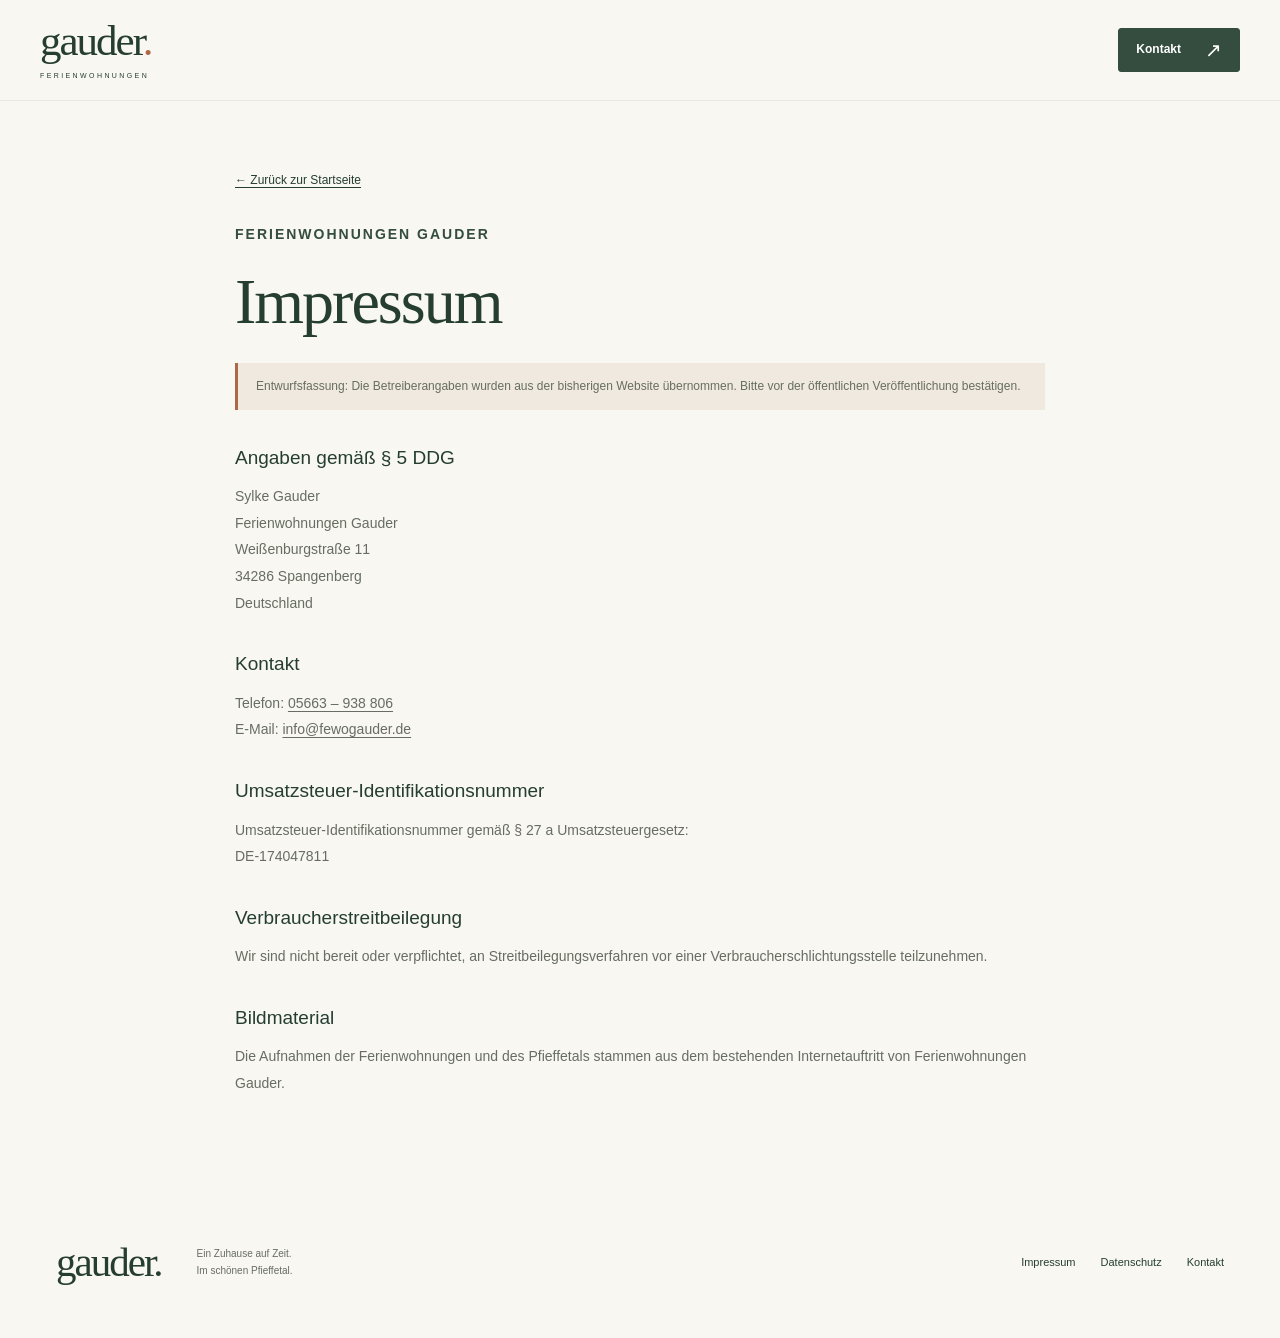
<file: impressum.html>
<!doctype html>
<html lang="de"><head><meta charset="utf-8"><meta name="viewport" content="width=device-width, initial-scale=1"><meta name="robots" content="noindex, nofollow"><meta name="theme-color" content="#344d3e"><title>Impressum · Ferienwohnungen Gauder</title><link rel="icon" href="assets/favicon.svg" type="image/svg+xml"><link rel="stylesheet" href="styles.css"></head><body><a class="skip-link" href="#inhalt">Zum Inhalt springen</a><header class="site-header"><div class="header-inner"><a class="brand" href="./" aria-label="Ferienwohnungen Gauder – Startseite"><span><span class="brand-name">gauder<span class="brand-dot">.</span></span><span class="brand-subtitle">FERIENWOHNUNGEN</span></span></a><a class="button button-small" href="./#anfrage">Kontakt <span aria-hidden="true">↗</span></a></div></header><main class="legal-page section-width" id="inhalt"><a class="back-link" href="./">← Zurück zur Startseite</a><p class="eyebrow">FERIENWOHNUNGEN GAUDER</p><h1>Impressum</h1><p class="draft-note">Entwurfsfassung: Die Betreiberangaben wurden aus der bisherigen Website übernommen. Bitte vor der öffentlichen Veröffentlichung bestätigen.</p><h2>Angaben gemäß § 5 DDG</h2><address>Sylke Gauder<br>Ferienwohnungen Gauder<br>Weißenburgstraße 11<br>34286 Spangenberg<br>Deutschland</address><h2>Kontakt</h2><p>Telefon: <a href="tel:+495663938806">05663 – 938 806</a><br>E-Mail: <a href="mailto:info@fewogauder.de">info@fewogauder.de</a></p><h2>Umsatzsteuer-Identifikationsnummer</h2><p>Umsatzsteuer-Identifikationsnummer gemäß § 27 a Umsatzsteuergesetz:<br>DE-174047811</p><h2>Verbraucherstreitbeilegung</h2><p>Wir sind nicht bereit oder verpflichtet, an Streitbeilegungsverfahren vor einer Verbraucherschlichtungsstelle teilzunehmen.</p><h2>Bildmaterial</h2><p>Die Aufnahmen der Ferienwohnungen und des Pfieffetals stammen aus dem bestehenden Internetauftritt von Ferienwohnungen Gauder.</p></main><footer class="site-footer section-width"><a class="footer-brand" href="./">gauder.</a><p>Ein Zuhause auf Zeit.<br>Im schönen Pfieffetal.</p><nav aria-label="Rechtliches"><a href="impressum.html" aria-current="page">Impressum</a><a href="datenschutz.html">Datenschutz</a><a href="./#anfrage">Kontakt</a></nav></footer></body></html>
</file>
<file: styles.css>
@charset "UTF-8";
:root{--paper:#f8f7f2;--white:#fffefa;--ink:#253e30;--green:#344d3e;--muted:#676d62;--line:#dcded3;--sand:#eeeee5;--accent:#ae6747;--serif:Georgia,'Times New Roman',serif;--sans:'Segoe UI',Arial,sans-serif;--radius:3px}
*,*::before,*::after{box-sizing:border-box}html{scroll-behavior:smooth;scroll-padding-top:105px}body{margin:0;background:var(--paper);color:var(--ink);font-family:var(--sans);font-size:16px;line-height:1.65;-webkit-font-smoothing:antialiased}body.modal-open{overflow:hidden}img{max-width:100%;display:block}a{color:inherit;text-decoration:none}button,input,select,textarea{font:inherit}button,a,input,select,textarea{-webkit-tap-highlight-color:transparent}button{cursor:pointer}button:disabled{cursor:default}a,button{touch-action:manipulation}a:focus-visible,button:focus-visible,input:focus-visible,select:focus-visible,textarea:focus-visible,summary:focus-visible{outline:3px solid #b97647;outline-offset:5px}button{color:inherit}h1,h2,h3,p,figure{margin:0}p+p{margin-top:16px}h1,h2,h3{font-family:var(--serif);font-weight:400;line-height:1.1}h2{font-size:clamp(36px,4vw,55px);letter-spacing:-1.8px}h2 em,h1 em{font-weight:400}h3{font-size:29px;letter-spacing:-.6px}p{color:var(--muted)}[hidden]{display:none!important}.section-width{width:min(1240px,calc(100% - 112px));margin-inline:auto}.section-space{padding-block:112px}.eyebrow{font:600 10px/1.6 var(--sans);letter-spacing:2px;color:var(--green);margin-bottom:20px}.eyebrow.light{color:#f5f5e9}.text-link{font-size:13px;font-weight:600;display:inline-flex;align-items:center;gap:24px;padding:8px 0;border-bottom:1px solid #a4ae9d}.text-link span{font-size:20px;font-weight:400}.text-link:hover{color:var(--accent);border-color:var(--accent)}.button{display:inline-flex;align-items:center;justify-content:center;gap:24px;min-height:52px;padding:13px 22px;background:var(--green);border:1px solid var(--green);border-radius:var(--radius);font-size:13px;font-weight:600;color:#fff;transition:background .2s,transform .2s}.button span{font-size:20px;font-weight:400;line-height:1}.button:hover{background:#243b2b;transform:translateY(-1px)}.button-small{min-height:44px;padding:10px 17px;font-size:12px}.button-outline{background:transparent;color:var(--ink)}.button-outline:hover{color:#fff}.skip-link{position:fixed;left:15px;top:-100px;background:var(--white);padding:12px;z-index:100}.skip-link:focus{top:15px}
.site-header{position:sticky;top:0;z-index:20;background:rgba(248,247,242,.97);border-bottom:1px solid rgba(52,77,62,.08)}.header-inner{width:min(1376px,calc(100% - 80px));height:100px;margin:auto;display:flex;align-items:center;justify-content:space-between;gap:32px}.brand{display:flex;align-items:center;gap:12px}.brand-icon{width:42px;height:46px;stroke:var(--ink);stroke-width:1.3;stroke-linecap:round;stroke-linejoin:round}.brand-name{font-family:var(--serif);font-size:43px;line-height:1;letter-spacing:-2px;display:block}.brand-dot{color:var(--accent)}.brand-subtitle{font-size:7px;letter-spacing:2.4px;display:block;margin-top:8px}.main-nav{display:flex;align-items:center;gap:33px;font-size:12px;font-weight:500}.main-nav>a:not(.button){padding:14px 0;border-bottom:1px solid transparent}.main-nav>a:not(.button):hover{border-color:var(--ink)}.menu-toggle{display:none}
.hero{position:relative;min-height:645px;height:min(710px,75vw);margin:0 24px;border-radius:3px;overflow:hidden;background:var(--green);color:#fff}.hero-image,.hero-shade{position:absolute;inset:0;width:100%;height:100%;object-fit:cover;object-position:50% 53%}.hero-shade{background:linear-gradient(90deg,rgba(18,35,22,.66),rgba(18,35,22,.20) 70%),linear-gradient(0deg,rgba(17,31,21,.3),transparent 50%)}.hero-content{position:relative;max-width:1250px;width:calc(100% - 112px);margin:auto;padding-top:100px}.hero .eyebrow{margin-bottom:32px;display:flex;align-items:center;gap:12px;letter-spacing:2.2px}.tiny-sun{font-size:25px;font-weight:400;line-height:1}.hero h1{font-size:clamp(48px,5.8vw,85px);line-height:1.08;letter-spacing:-2.8px}.hero h1 em{color:#e8e8d0}.hero-intro{color:#f1f1e8;font-size:17px;line-height:1.8;margin-top:28px}.hero-link{display:inline-flex;align-items:center;gap:35px;font-size:12px;border-bottom:1px solid #b7c1ab;padding:13px 0;margin-top:30px}.hero-link span{font-size:23px}.hero-caption{position:absolute;bottom:83px;right:40px;font-size:9px;letter-spacing:.5px;color:#f4f4e9;display:flex;gap:7px;align-items:center}.hero-caption>span{font-size:19px}.stay-wrap{position:relative;margin-top:-56px;z-index:2}.stay-form{display:grid;grid-template-columns:1.2fr 1fr 1fr .9fr 1.3fr;align-items:center;gap:26px;padding:27px 35px 16px;background:var(--white);box-shadow:0 9px 30px #253e300b;border:1px solid var(--line);border-radius:var(--radius)}.stay-greeting{border-right:1px solid var(--line)}.stay-greeting .eyebrow{font-size:8px;letter-spacing:1.3px;margin-bottom:4px;display:block}.stay-greeting strong{font-family:var(--serif);font-size:21px;font-weight:400;line-height:1.25;display:block}.stay-form label{font-size:10px;letter-spacing:.6px;color:var(--muted);font-weight:500;min-width:0}.stay-form input,.stay-form select{display:block;width:100%;min-width:0;background:transparent;border:0;border-bottom:1px solid var(--line);border-radius:0;color:var(--ink);font-size:13px;height:38px;padding:5px 0}.stay-form .button{padding:12px 15px;gap:12px;white-space:nowrap}.stay-note{grid-column:1/-1;text-align:center;font-size:10px;margin:0;color:#73786b}
.intro{display:grid;grid-template-columns:1fr .83fr;gap:100px}.intro .eyebrow{margin-top:8px}.intro-copy{font-size:14px;line-height:1.85;padding-top:4px}.intro-copy .text-link{margin-top:22px}.apartments-section{background:var(--sand);padding:86px 0 0}.section-heading{display:flex;align-items:end;justify-content:space-between;gap:36px;margin-bottom:42px}.section-heading p:not(.eyebrow){font-size:13px;line-height:1.8;padding-bottom:3px}.apartment-grid{display:grid;grid-template-columns:repeat(3,minmax(0,1fr));gap:27px;align-items:start}.apartment{background:var(--paper);border:1px solid #dddfd3;border-radius:4px;overflow:hidden}.apartment-image{position:relative;display:block;overflow:hidden;aspect-ratio:1.29;background:#dce0d2}.apartment-image img{width:100%;height:100%;object-fit:cover;transition:transform .4s}.apartment-image:hover img{transform:scale(1.035)}.capacity{position:absolute;top:18px;left:18px;font-size:9px;letter-spacing:1px;font-weight:600;background:var(--paper);padding:6px 11px;border-radius:2px}.photo-link{position:absolute;bottom:17px;right:17px;font-size:10px;color:#fff;padding:6px 12px;background:#253e30dd;display:flex;gap:13px;align-items:center;border-radius:2px}.photo-link span{font-size:16px}.apartment-body{padding:25px 26px 24px}.apartment-number{font-size:8px;letter-spacing:1.3px;margin-bottom:13px;color:#626f5b}.apartment h3{margin-bottom:15px;font-size:30px}.apartment-body>p:not(.apartment-number){font-size:12px;line-height:1.9;min-height:68px}.apartment-features{list-style:none;display:flex;gap:6px 14px;flex-wrap:wrap;margin:22px 0 14px;padding:0;font-size:9px;font-weight:500;color:#52634d}.apartment-features li::before{content:'✓';margin-right:5px}.apartment-details{border-top:1px solid var(--line);border-bottom:1px solid var(--line);padding:12px 0}.apartment-details summary{font-size:11px;display:flex;align-items:center;justify-content:space-between;gap:20px;cursor:pointer;list-style:none}.apartment-details summary::-webkit-details-marker{display:none}.apartment-details summary>span{font-size:21px;font-weight:300;line-height:1}.apartment-details[open] summary>span{transform:rotate(45deg)}.apartment-details>div{padding:13px 0 0;font-size:12px}.apartment-cta{display:flex;justify-content:space-between;margin-top:14px;border-bottom:0;font-size:12px;padding-bottom:0}.apartments-note{text-align:center;font-size:11px;padding:29px 20px 40px}.apartments-note>span{color:var(--accent);font-size:18px;margin-right:6px}.apartments-note a{text-decoration:underline;text-underline-offset:3px}.amenities{display:grid;grid-template-columns:repeat(4,1fr);padding:31px 0 37px;border-top:1px solid #ced2c4;gap:20px}.amenities>div{display:flex;align-items:center;gap:15px}.amenities svg{width:31px;height:31px;fill:none;stroke:var(--green);stroke-width:1.3;stroke-linecap:round;stroke-linejoin:round;flex-shrink:0}.amenities span{font-size:12px}.amenities small{display:block;font-size:10px;color:var(--muted);margin-top:3px}
.region{display:grid;grid-template-columns:1fr 1fr;gap:100px;align-items:center}.region-photos{position:relative;min-height:550px}.region-large{width:81%;height:410px;display:block;position:relative}.region-large img{height:100%;width:100%;object-fit:cover;border-radius:3px;object-position:40% center}.image-label{position:absolute;left:24px;bottom:22px;color:white;font-size:8px;letter-spacing:2px;background:#253e3080;padding:8px 10px}.region-small{position:absolute;right:0;bottom:0;width:66%;height:245px;border:9px solid var(--paper);border-right:0;border-bottom:0;display:block}.region-small img{height:100%;width:100%;object-fit:cover;border-radius:3px}.region-small .photo-link{bottom:12px;right:12px;font-size:9px;padding:5px 8px}.region-caption{font-family:var(--serif);font-size:19px;line-height:1.25;position:absolute;left:0;bottom:22px;transform:rotate(-7deg);color:#627451}.region-caption em{font-size:22px}.region-copy>p:not(.eyebrow){font-size:13px;line-height:1.8;margin-top:22px}.region-item{display:flex;gap:24px;margin-top:27px}.region-item>span{font-family:var(--serif);color:#8a957b;font-size:17px;line-height:1.4;padding-top:2px}.region-item h3{font-family:var(--sans);font-weight:500;font-size:14px;letter-spacing:0;line-height:1.5;margin-bottom:5px}.region-item p{font-size:12px;line-height:1.8}.work-stay{padding:33px 38px;display:grid;grid-template-columns:auto 1fr auto;align-items:center;gap:30px;background:#e8ecdf;border:1px solid #d6ddc8;border-radius:4px}.work-symbol{font-size:56px;line-height:1;font-weight:300;color:#657956}.work-stay .eyebrow{font-size:8px;margin-bottom:10px}.work-stay h2{font-size:30px;letter-spacing:-.7px;margin-bottom:10px}.work-stay p:not(.eyebrow){font-size:12px;max-width:570px}.work-stay .button{font-size:11px;gap:20px}.hosts{display:grid;grid-template-columns:.87fr 1fr;gap:100px;align-items:center}.hosts-copy>p:not(.eyebrow){font-size:13px;line-height:1.85;margin-top:24px}.hosts-copy>p+p{margin-top:15px!important}.host-signature{margin:26px 0 15px}.host-signature span{font:italic 30px var(--serif)}.host-signature small{display:block;color:var(--muted);font-size:10px;margin-top:6px}.hosts .text-link{font-size:12px}.house-photo{position:relative}.house-photo img{width:100%;height:440px;object-fit:cover;border-radius:3px}.house-photo figcaption{display:flex;justify-content:space-between;gap:10px;margin-top:13px;color:var(--muted);font-size:9px}.faq{display:grid;grid-template-columns:.7fr 1fr;gap:100px;padding-bottom:105px}.faq>div>p:not(.eyebrow){font-size:13px;margin-top:20px}.faq-list{border-top:1px solid var(--line)}.faq-list details{border-bottom:1px solid var(--line);padding:19px 0}.faq-list summary{list-style:none;display:flex;justify-content:space-between;align-items:center;gap:25px;cursor:pointer;font-size:13px}.faq-list summary::-webkit-details-marker{display:none}.faq-list summary>span{font-size:23px;line-height:1;font-weight:300;transition:transform .2s}.faq-list details[open] summary>span{transform:rotate(45deg)}.faq-list details>p{font-size:12px;line-height:1.9;margin-top:13px;max-width:94%}
.contact-section{background:var(--green);color:var(--paper);padding:92px 0}.contact-grid{display:grid;grid-template-columns:.9fr 1fr;gap:105px;align-items:start}.contact-copy{padding-top:16px}.contact-copy h2{font-size:clamp(52px,5.5vw,78px);letter-spacing:-2.3px;line-height:1.05}.contact-copy h2 em{color:#d1d9bd}.contact-copy>p:not(.eyebrow){font-size:14px;color:#d6dece;line-height:1.9;margin-top:25px}.contact-phone{display:block;font-family:var(--serif);font-size:32px;letter-spacing:-.7px;margin-top:39px}.contact-mail{display:inline-flex;align-items:center;gap:35px;font-size:13px;padding-bottom:6px;border-bottom:1px solid #83917b;margin-top:3px}.addresses{display:grid;grid-template-columns:1fr 1fr;gap:20px;margin-top:47px;padding-top:29px;border-top:1px solid #72816d}.addresses h3{font-family:var(--sans);font-size:10px;line-height:1.6;font-weight:600;letter-spacing:0;margin-bottom:9px}.addresses address{font-size:11px;line-height:1.9;font-style:normal;color:#d5ddcd}.addresses a{display:inline-block;font-size:10px;margin-top:14px;border-bottom:1px solid #91a282}.addresses a span{margin-left:12px}.contact-panel{background:var(--paper);padding:35px;border-radius:4px;color:var(--ink);min-width:0}.contact-panel h3{font-size:27px;letter-spacing:-.7px}.form-intro{font-size:11px;margin:9px 0 26px}.form-row{display:grid;grid-template-columns:1fr 1fr;gap:15px}.contact-panel label{display:block;font-size:10px;font-weight:500;line-height:1.6;margin-bottom:15px;min-width:0}.contact-panel input,.contact-panel select,.contact-panel textarea{display:block;width:100%;min-width:0;border:1px solid #d2d7c9;border-radius:2px;padding:11px 12px;background:#fffefa;color:var(--ink);font-size:12px;margin-top:6px;line-height:1.6}.contact-panel input,.contact-panel select{min-height:44px}.contact-panel textarea{resize:vertical}.contact-panel input::placeholder,.contact-panel textarea::placeholder{color:#84897d;font-size:11px}.form-help{font-size:9px;line-height:1.8;margin:0 0 19px}.form-help a,.form-footnote a{text-decoration:underline;text-underline-offset:3px}.form-submit{width:100%;justify-content:space-between;font-size:12px}.form-footnote{font-size:9px;line-height:1.7;text-align:center;margin-top:12px}.form-error{background:#fae7df;color:#7d321e;font-size:12px;padding:12px;margin-bottom:16px}.enquiry-result>p{font-size:12px;line-height:1.8;margin:16px 0}.enquiry-result .result-mark{width:39px;height:39px;display:flex;align-items:center;justify-content:center;border:1px solid #9cae91;border-radius:50%;margin-bottom:20px}.enquiry-result textarea{margin:22px 0;font-size:11px;white-space:pre-wrap}.enquiry-result>.button{width:100%;font-size:12px}.result-tools{display:flex;justify-content:space-between;gap:15px;margin-top:20px}.result-tools button{background:none;border:0;border-bottom:1px solid #97a28c;font-size:10px;padding:8px 0}.enquiry-result>.copy-status{font-size:11px;min-height:20px;margin:8px 0}.enquiry-result .form-footnote{font-size:10px}.site-footer{display:grid;grid-template-columns:auto 1fr auto;gap:15px 35px;align-items:center;padding-block:42px}.footer-brand{font-family:var(--serif);font-size:41px;letter-spacing:-2px}.site-footer>p{font-size:10px;line-height:1.7}.site-footer nav{display:flex;gap:25px;font-size:11px}.site-footer nav a:hover{text-decoration:underline;text-underline-offset:4px}.site-footer small{grid-column:1/-1;font-size:8px;color:var(--muted);text-align:right;margin-top:2px}
#gallery-dialog{border:0;border-radius:5px;background:var(--paper);color:var(--ink);width:min(1080px,94vw);max-height:94dvh;padding:24px 27px;overflow:auto}#gallery-dialog::backdrop{background:rgba(15,28,19,.88)}.gallery-top{display:flex;align-items:center;justify-content:space-between;gap:25px;margin-bottom:18px}.gallery-top h2{font-size:23px;letter-spacing:-.5px}.gallery-close{border:0;background:transparent;display:flex;align-items:center;gap:10px;font-size:11px;min-height:40px}.gallery-close span{font-size:27px}.gallery-stage{display:grid;grid-template-columns:42px minmax(0,1fr) 42px;align-items:center;gap:12px}.gallery-stage figure{min-width:0}.gallery-stage img{width:100%;height:min(62vh,660px);object-fit:contain;background:#e9eadf}.gallery-stage figcaption{font-size:12px;text-align:center;margin-top:13px;min-height:20px}.gallery-arrow{height:42px;width:42px;font-size:23px;border:1px solid #bdc7b5;border-radius:50%;background:transparent}.gallery-arrow:hover{background:#dfe5d5}.gallery-count{text-align:center;font-size:10px;margin-top:8px}.legal-page{max-width:810px;padding:65px 0 90px}.legal-page h1{font-size:clamp(40px,7vw,64px);letter-spacing:-2px;margin-bottom:25px}.legal-page h2{font-family:var(--sans);font-size:19px;letter-spacing:0;font-weight:500;line-height:1.4;margin:35px 0 12px}.legal-page p,.legal-page li{font-size:14px;line-height:1.9}.legal-page a:not(.button){text-decoration:underline;text-underline-offset:3px}.legal-page .back-link{display:inline-block;margin-bottom:30px;font-size:12px}.legal-page .draft-note{border-left:3px solid #ae6747;padding:12px 18px;background:#f0e9df;font-size:12px;margin-bottom:28px}.legal-page address{font-style:normal;font-size:14px;line-height:1.9;color:var(--muted)}
@media(min-width:1500px){.hero-content{padding-top:112px}.hero{height:710px}.hero-caption{right:max(40px,calc((100vw - 1290px)/2))}}
@media(max-width:1180px){.section-width{width:calc(100% - 72px)}.header-inner{width:calc(100% - 64px)}.main-nav{gap:23px}.hero-content{width:calc(100% - 88px)}.hero{min-height:610px}.stay-form{gap:20px;padding-inline:25px;grid-template-columns:1.05fr 1fr 1fr .9fr 1.25fr}.stay-greeting strong{font-size:18px}.stay-form .button{font-size:11px;gap:10px}.intro,.region,.hosts,.faq,.contact-grid{gap:60px}.apartment-grid{gap:20px}.apartment-body{padding:24px 20px}.apartment-body>p:not(.apartment-number){min-height:90px}.apartment h3{font-size:27px}.amenities>div{gap:10px}.amenities span{font-size:11px}.amenities small{font-size:9px}.region-photos{min-height:500px}.region-large{height:365px}.region-small{height:222px}.region-caption{font-size:17px}.region-caption em{font-size:19px}.work-stay{padding:30px;gap:22px}.work-stay .button{gap:12px;padding-inline:16px}.work-stay h2{font-size:27px}.contact-panel{padding:28px}.addresses{grid-template-columns:1fr;gap:23px}.house-photo img{height:405px}}
@media(max-width:920px){.section-width{width:calc(100% - 48px)}.section-space{padding-block:80px}.header-inner{height:86px;width:calc(100% - 48px)}.brand-name{font-size:36px}.brand-icon{width:35px}.brand-subtitle{font-size:6px;letter-spacing:2px}.main-nav{gap:20px;font-size:11px}.main-nav .button{font-size:10px;gap:12px}.hero{margin-inline:16px;min-height:600px}.hero-content{padding-top:83px;width:calc(100% - 64px)}.hero h1{font-size:64px}.hero-intro{font-size:15px}.hero-caption{bottom:77px;right:25px}.stay-form{grid-template-columns:repeat(3,minmax(0,1fr));gap:15px 22px}.stay-greeting{display:none}.stay-form .button{grid-column:1/-1}.stay-note{font-size:9px}.intro{gap:35px;grid-template-columns:1.1fr 1fr}.intro h2{font-size:38px}.intro-copy{font-size:12px}.eyebrow{font-size:9px;letter-spacing:1.5px}.apartments-section{padding-top:64px}.section-heading h2{font-size:37px}.section-heading{align-items:start;gap:20px}.section-heading p:not(.eyebrow){font-size:11px;padding-top:8px}.apartment-grid{gap:15px}.apartment-body{padding:20px 15px}.apartment h3{font-size:25px}.apartment-number{font-size:7px;letter-spacing:.7px}.apartment-body>p:not(.apartment-number){font-size:11px;min-height:101px}.apartment-features{font-size:8px;gap:5px 9px;margin-block:17px 13px}.apartment-image{aspect-ratio:1.1}.capacity{top:12px;left:12px;font-size:8px;letter-spacing:.5px;padding:5px 7px}.photo-link{right:10px;bottom:10px;font-size:8px;padding:4px 8px;gap:8px}.apartment-details summary{font-size:10px;gap:10px}.amenities{grid-template-columns:1fr 1fr;gap:24px}.amenities>div{gap:15px;justify-content:center}.amenities span{font-size:12px}.amenities small{font-size:10px}.region{gap:40px;grid-template-columns:1fr 1fr}.region h2{font-size:37px}.region-photos{min-height:450px}.region-large{width:93%;height:320px}.region-small{height:205px;width:85%}.region-caption{display:none}.region-copy>p:not(.eyebrow){font-size:12px}.region-item{gap:15px;margin-top:20px}.region-item h3{font-size:12px}.region-item p{font-size:11px}.work-stay{grid-template-columns:auto 1fr;gap:20px 26px;padding:27px 30px}.work-stay .button{grid-column:2;justify-self:start}.work-symbol{align-self:start;margin-top:25px}.hosts{gap:40px}.hosts h2{font-size:37px}.hosts-copy>p:not(.eyebrow){font-size:12px}.house-photo img{height:390px}.house-photo figcaption{flex-direction:column;gap:2px}.faq{gap:40px;padding-bottom:80px;grid-template-columns:.75fr 1fr}.faq h2{font-size:37px}.contact-grid{gap:38px;grid-template-columns:.8fr 1fr}.contact-section{padding-block:70px}.contact-panel{padding:24px}.contact-panel h3{font-size:24px}.contact-panel .form-row{gap:12px}.contact-panel input,.contact-panel select{padding:10px 8px;font-size:11px}.contact-phone{font-size:27px}.contact-copy>p:not(.eyebrow){font-size:12px}.site-footer{column-gap:20px}}
@media(max-width:720px){html{scroll-padding-top:88px}.header-inner{height:79px;width:calc(100% - 40px)}.menu-toggle{display:flex;align-items:center;gap:12px;background:none;border:1px solid #cbd1c1;padding:9px 12px;border-radius:3px;font-size:11px;min-height:40px}.menu-lines{width:17px;height:10px;border-block:1px solid var(--ink);position:relative}.menu-lines::after{content:'';position:absolute;top:4px;left:0;width:17px;border-top:1px solid var(--ink)}.main-nav{display:flex;flex-direction:column;align-items:stretch;gap:0;position:absolute;top:78px;left:0;width:100%;padding:0 24px 15px;background:var(--paper);border-bottom:1px solid var(--line)}.js .main-nav{display:none}.js .main-nav.is-open{display:flex}.main-nav>a:not(.button){padding:16px 0;font-size:13px;border-top:1px solid var(--line)}.main-nav .button{margin-top:8px;font-size:12px;padding:12px}.brand-name{font-size:34px}.brand-icon{height:39px;width:33px}.brand-subtitle{font-size:6px;margin-top:6px}.section-width{width:calc(100% - 40px)}.hero{min-height:600px;height:auto;margin-inline:10px}.hero-content{width:calc(100% - 44px);padding-top:75px;padding-bottom:143px}.hero .eyebrow{font-size:8px;letter-spacing:1.4px;gap:8px;margin-bottom:32px}.tiny-sun{font-size:20px}.hero h1{font-size:clamp(38px,8.5vw,60px);letter-spacing:-1.8px;line-height:1.13}.hero-intro{font-size:14px;line-height:1.85;margin-top:25px}.hero-link{font-size:10px;gap:24px;margin-top:24px}.hero-image{object-position:63% 50%}.hero-shade{background:linear-gradient(90deg,#142c1bae,#192f203d),linear-gradient(0deg,#14271d40,transparent)}.hero-caption{font-size:8px;right:23px;bottom:81px}.stay-wrap{margin-top:-57px}.stay-form{padding:22px 20px 16px;gap:15px 15px;grid-template-columns:repeat(2,minmax(0,1fr))}.stay-form label{font-size:10px}.stay-form label:nth-of-type(3){grid-column:1/-1}.stay-form .button{font-size:12px;justify-content:space-between;padding-inline:17px}.stay-note{font-size:9px;line-height:1.8}.section-space{padding-block:65px}.intro{grid-template-columns:1fr;gap:24px}.intro h2{font-size:40px;letter-spacing:-1.5px}.intro-copy{font-size:13px}.intro-copy .text-link{margin-top:15px}.eyebrow{font-size:9px;margin-bottom:16px}.apartments-section{padding-top:55px}.section-heading{display:block;margin-bottom:30px}.section-heading h2{font-size:37px;letter-spacing:-1.5px;max-width:360px}.section-heading>p:not(.eyebrow){font-size:12px;margin-top:18px;padding:0}.desktop-break{display:none}.apartment-grid{grid-template-columns:1fr;gap:26px}.apartment-image{aspect-ratio:1.42}.capacity{top:17px;left:17px;font-size:9px;padding:6px 10px}.photo-link{font-size:10px;padding:6px 11px;right:16px;bottom:16px}.apartment-body{padding:25px}.apartment-number{font-size:8px;letter-spacing:1.3px}.apartment h3{font-size:32px}.apartment-body>p:not(.apartment-number){font-size:12px;min-height:0;line-height:1.9}.apartment-features{font-size:10px;gap:7px 20px;margin-top:20px}.apartment-details{padding:14px 0}.apartment-details summary{font-size:12px}.apartment-cta{font-size:12px;padding-top:8px}.apartments-note{font-size:10px;padding:24px 5px 30px}.amenities{padding:28px 0;gap:27px 18px}.amenities>div{justify-content:start;align-items:start;gap:10px}.amenities svg{width:27px;height:27px}.amenities span{font-size:10px}.amenities small{font-size:9px;line-height:1.6}.region{grid-template-columns:1fr;gap:43px}.region-photos{min-height:440px;max-width:470px;width:100%;margin:auto}.region-large{width:84%;height:335px}.region-small{width:65%;height:215px}.region-caption{display:block;font-size:18px;bottom:12px}.region-caption em{font-size:20px}.region h2{font-size:42px}.region-copy>p:not(.eyebrow){font-size:13px;line-height:1.9}.region-item{gap:19px;margin-top:25px}.region-item h3{font-size:13px}.region-item p{font-size:12px}.work-stay{grid-template-columns:1fr;padding:28px;gap:20px}.work-symbol{display:none}.work-stay .button{grid-column:1;font-size:11px;justify-self:start}.work-stay h2{font-size:30px}.work-stay p:not(.eyebrow){font-size:12px}.hosts{grid-template-columns:1fr;gap:35px}.hosts h2{font-size:41px}.hosts-copy>p:not(.eyebrow){font-size:13px}.house-photo img{height:auto;aspect-ratio:1.25;object-position:50% 40%}.house-photo figcaption{flex-direction:row;font-size:8px;gap:10px}.faq{grid-template-columns:1fr;gap:26px;padding-bottom:62px}.faq h2{font-size:38px}.faq>div>p:not(.eyebrow){font-size:12px;margin-top:15px}.faq>div>p>br{display:none}.faq-list summary{font-size:12px;line-height:1.6}.faq-list details>p{font-size:12px;max-width:100%}.contact-section{padding:59px 0}.contact-grid{grid-template-columns:1fr;gap:36px}.contact-copy{padding:0}.contact-copy h2{font-size:64px}.contact-copy>p:not(.eyebrow){font-size:13px}.contact-phone{font-size:32px;margin-top:28px}.contact-mail{font-size:13px}.addresses{grid-template-columns:1fr 1fr;gap:20px;margin-top:28px;padding-top:25px}.addresses h3{font-size:9px}.addresses address{font-size:10px}.contact-panel{padding:26px}.contact-panel h3{font-size:26px}.contact-panel input,.contact-panel select{font-size:12px;padding-inline:10px}.contact-panel label{font-size:10px}.contact-panel .form-row{gap:13px}.form-help{font-size:10px}.form-footnote{font-size:10px}.form-submit{font-size:11px;gap:12px}.site-footer{grid-template-columns:auto 1fr;padding-block:30px;gap:20px}.site-footer>p{text-align:right;font-size:9px}.site-footer nav{grid-column:1/-1;justify-content:space-between;border-top:1px solid var(--line);padding-top:20px;font-size:11px}.site-footer small{text-align:left;font-size:8px;margin-top:0}#gallery-dialog{padding:15px 12px;width:96vw;max-height:94dvh}.gallery-top h2{font-size:19px}.gallery-top{gap:12px}.gallery-close{font-size:0;gap:0;min-width:40px;justify-content:center}.gallery-close span{font-size:30px}.gallery-stage{grid-template-columns:32px minmax(0,1fr) 32px;gap:5px}.gallery-stage img{height:55vh}.gallery-arrow{height:32px;width:32px;font-size:18px}.gallery-stage figcaption{font-size:11px}.legal-page{padding-block:45px}.legal-page h1{font-size:44px}.legal-page h2{font-size:18px}.legal-page p,.legal-page li{font-size:13px}}
@media(max-width:380px){.hero-content{width:calc(100% - 36px)}.hero h1{font-size:37px}.hero .eyebrow{letter-spacing:.6px}.hero-link{font-size:9px;gap:16px}.section-width{width:calc(100% - 32px)}.contact-panel{padding:23px 20px}.contact-panel .form-row{grid-template-columns:1fr;gap:0}.form-submit{font-size:10px}.amenities{grid-template-columns:1fr}.amenities span{font-size:12px}.amenities small{font-size:10px}.region-photos{min-height:385px}.region-large{height:305px}.region-small{height:180px}.region-caption{font-size:16px}.region-caption em{font-size:17px}.intro h2{font-size:35px}.apartment-features{gap:8px 13px}.addresses{grid-template-columns:1fr}.house-photo figcaption{flex-direction:column}}
@media(prefers-reduced-motion:reduce){html{scroll-behavior:auto}*,*::before,*::after{transition:none!important;animation:none!important}}
@media print{.site-header,.stay-wrap,.hero-link,.apartment-cta,.contact-panel,.site-footer nav,.gallery-trigger .photo-link,.work-stay .button{display:none}.hero{min-height:350px;height:350px;margin:0}.hero-content{padding-top:40px}.hero h1{font-size:45px}.section-space{padding-block:35px}.section-width{width:94%}.contact-section{background:white;color:#253e30}.contact-copy p,.contact-copy .eyebrow,.addresses address{color:#253e30}.contact-grid{display:block}.contact-copy h2{font-size:38px}.contact-copy h2 em{color:#253e30}.apartment{break-inside:avoid}.apartment-details>div{display:block}.hero-caption{display:none}}
</file>
